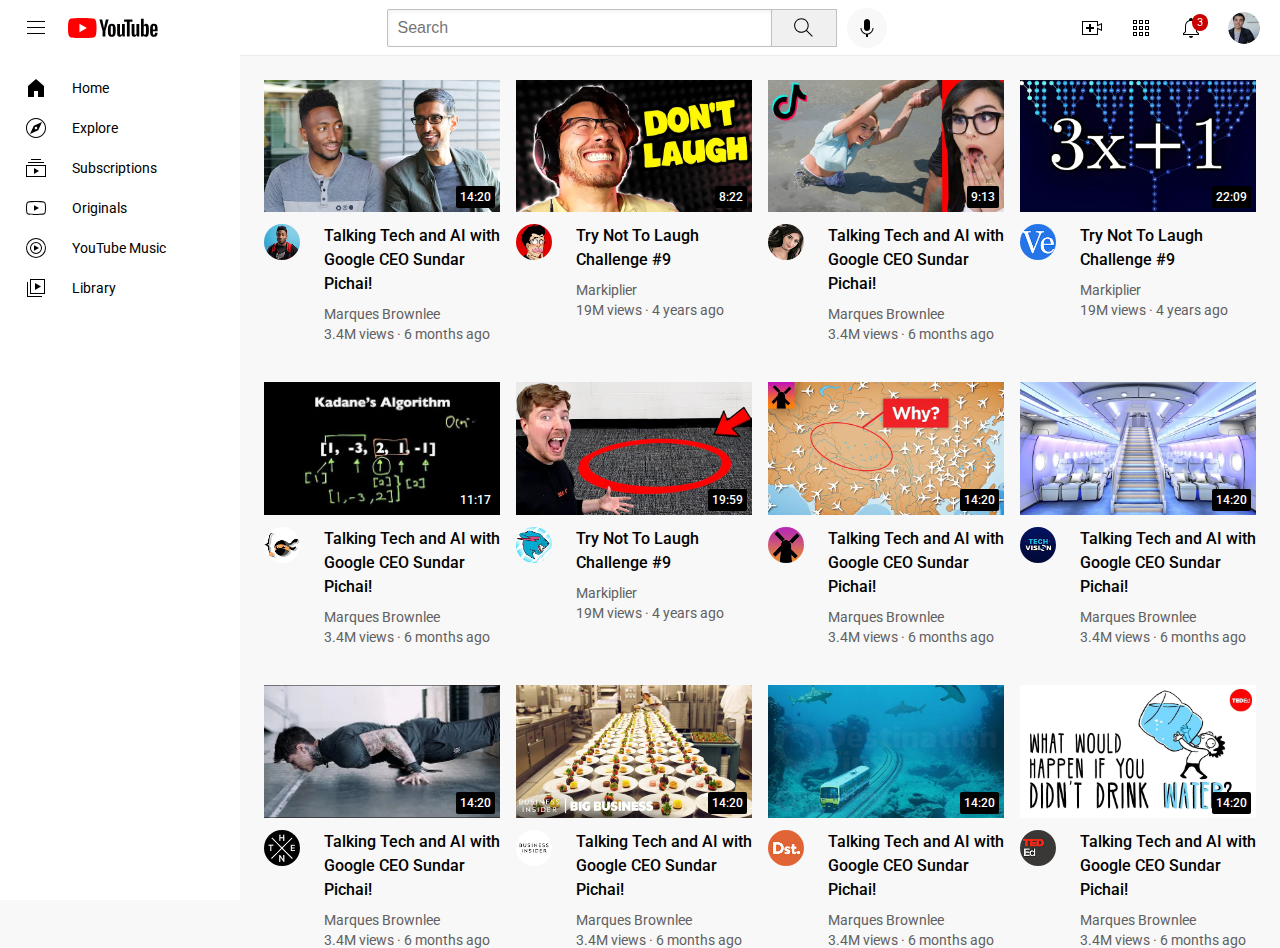
<file: index.html>
<!DOCTYPE html>
<html lang="en">
<head>
  <meta charset="UTF-8" />
  <meta name="viewport" content="width=device-width, initial-scale=1.0"/>
  <title>YouTube.com Clone</title>

  <!-- Google Fonts -->
  <link rel="preconnect" href="https://fonts.googleapis.com">
  <link rel="preconnect" href="https://fonts.gstatic.com" crossorigin>
  <link href="https://fonts.googleapis.com/css2?family=Roboto:wght@400;500;700&display=swap" rel="stylesheet">
  <link rel="stylesheet" href="styles/general.css">
  <link rel="stylesheet" href="styles/header.css">
  <link rel="stylesheet" href="styles/video.css">
  <link rel="stylesheet" href="styles/sidebar.css">
</head>

  <!-- header -->
<body>
  <header class="header">
    <div class="left-section">
      <img class="hamburger-menu" src="icons/hamburger-menu.svg">
      <img class="youtube-logo" src="icons/youtube-logo.svg">
    </div>
    <div class="middle-section">
       <input class="search-bar"
        type="text"
        placeholder="Search"/>
        <button class="search-button">
          <img class="search-icon" src="icons/search.svg">
          <div class="tooltip">Search</div>
        </button>
        <button class="voice-search-button">
          <img class="voice-search-icon" src="icons/voice-search-icon.svg">
          <div class="tooltip">Search with your voice</div>
        </button> 
       
     </div>
    <div class="right-section">
      <div class="upload-icon-container">
      <img class="upload-icon" src="icons/upload.svg">
      <div class="tooltip">Create</div>
      </div>
      <div class="youtube-apps-container">
      <img class="youtube-apps-icon" src="icons/youtube-apps.svg">
      <div class="tooltip">Youtube apps</div>
      </div>
      <div class="notifications-icon-container">
      <div class="notifications-icon-container-2">
      <img class="notifications-icon" src="icons/notifications.svg">
      <div class="tooltip">Notifications</div>
      </div>
      <div class="notifications-count">3</div>
      </div>
      <img class="current-user-picture" src="channel-pictures/my-channel.jpeg">
    </div>
  </header>

  <!-- sidebar -->
    <nav class="sidebar">
      <div class="sidebar-link">
        <img src="icons/home.svg">
        <div>Home</div>
      </div>
      <div class="sidebar-link">
        <img src="icons/explore.svg">
        <div>Explore</div>
      </div>
      <div class="sidebar-link">
        <img src="icons/subscriptions.svg">
        <div>Subscriptions</div>
      </div>
      <div class="sidebar-link">
        <img src="icons/originals.svg">
        <div>Originals</div>
      </div>
      <div class="sidebar-link">
        <img src="icons/youtube-music.svg">
        <div>YouTube Music</div>
      </div>
      <div class="sidebar-link">
        <img src="icons/library.svg">
        <div>Library</div>
      </div>
    </nav>
    <main>
      <section class="video-grid">
    <!-- Video 1 -->
    <div class="video-preview">
      <div class="thumbnail-row">
        <a href="https://www.youtube.com/watch?v=n2RNcPRtAiY">
        <img class="thumbnail" src="thumbnails/thumbnail-1.webp" />
        </a>
        <div class="video-time">14:20</div>
      </div>
      <div class="video-info-grid">
        <div>
          <a href="https://www.youtube.com/c/mkbhd">
          <img class="profile-picture" src="channel-pictures/channel-1.jpeg" />
          </a>
        </div>
        <div>
         <p class="video-title">Talking Tech and AI with Google CEO Sundar Pichai!</p>
          <p class="video-author">Marques Brownlee</p>
          <p class="video-stats">3.4M views &#183; 6 months ago</p>
        </div>
      </div>
    </div>

    <!-- Video 2 -->
    <div class="video-preview">
      <div class="thumbnail-row">
        <a href="https://www.youtube.com/watch?v=mP0RAo9SKZk"> 
        <img class="thumbnail" src="thumbnails/thumbnail-2.webp" />
         </a>
        <div class="video-time">8:22</div>
      </div>
      <div class="video-info-grid">
        <div>
          <a href="https://www.youtube.com/c/markiplier">
          <img class="profile-picture" src="channel-pictures/channel-2.jpeg" />
          </a>
        </div>
        <div>
          <p class="video-title">Try Not To Laugh Challenge #9</p>
          <p class="video-author">Markiplier</p>
          <p class="video-stats">19M views &#183; 4 years ago</p>
        </div>
      </div>
    </div>

    <!-- Video 3 -->
    <div class="video-preview">
      <div class="thumbnail-row">
        <a href="https://www.youtube.com/watch?v=FgjPQQeTh1w">
        <img class="thumbnail" src="./thumbnails/thumbnail-3.webp">
        </a>
        <div class="video-time">9:13</div>
      </div>
      <div class="video-info-grid">
        <div>
          <a href="https://www.youtube.com/user/SSSniperWolf">
          <img class="profile-picture" src="channel-pictures/channel-3.jpeg" />
          </a>
        </div>
        <div>
          <p class="video-title">Talking Tech and AI with Google CEO Sundar Pichai!</p>
          <p class="video-author">Marques Brownlee</p>
          <p class="video-stats">3.4M views &#183; 6 months ago</p>
        </div>
      </div>
    </div>

    <!-- Video 4 -->
    <div class="video-preview">
      <div class="thumbnail-row">
        <a href="https://www.youtube.com/watch?v=094y1Z2wpJg">
        <img class="thumbnail" src="thumbnails/thumbnail-4.webp" />
        </a>
        <div class="video-time">22:09</div>
      </div>
      <div class="video-info-grid">
        <div>
          <a href="https://www.youtube.com/c/veritasium">
          <img class="profile-picture" src="channel-pictures/channel-4.jpeg" />
          </a>
        </div>
        <div>
          <p class="video-title">Try Not To Laugh Challenge #9</p>
          <p class="video-author">Markiplier</p>
          <p class="video-stats">19M views &#183; 4 years ago</p>
        </div>
      </div>
    </div>

    <!-- Video 5 -->
    <div class="video-preview">
      <div class="thumbnail-row">
        <a href="https://www.youtube.com/watch?v=86CQq3pKSUw">
        <img class="thumbnail" src="thumbnails/thumbnail-5.webp" />
        </a>
        <div class="video-time">11:17</div>
      </div>
      <div class="video-info-grid">
        <div>
          <a href="https://www.youtube.com/c/CSDojo">
          <img class="profile-picture" src="channel-pictures/channel-5.jpeg" />
          </a>
        </div>
        <div>
          <p class="video-title">Talking Tech and AI with Google CEO Sundar Pichai!</p>
          <p class="video-author">Marques Brownlee</p>
          <p class="video-stats">3.4M views &#183; 6 months ago</p>
        </div>
      </div>
    </div>

    <!-- Video 6 -->
    <div class="video-preview">
      <div class="thumbnail-row">
        <a href="https://www.youtube.com/watch?v=yXWw0_UfSFg">
        <img class="thumbnail" src="./thumbnails/thumbnail-6.webp">
        </a>
        <div class="video-time">19:59</div>
      </div>
      <div class="video-info-grid">
        <div>
          <a href="https://www.youtube.com/channel/UCX6OQ3DkcsbYNE6H8uQQuVA">
          <img class="profile-picture" src="channel-pictures/channel-6.jpeg" />
          </a>
        </div>
        <div>
          <p class="video-title">Try Not To Laugh Challenge #9</p>
          <p class="video-author">Markiplier</p>
          <p class="video-stats">19M views &#183; 4 years ago</p>
        </div>
      </div>
    </div>

    <!-- Video 7 -->
    <div class="video-preview">
      <div class="thumbnail-row">
        <a href="https://www.youtube.com/watch?v=fNVa1qMbF9Y">
        <img class="thumbnail" src="./thumbnails/thumbnail-7.webp">
        </a>
        <div class="video-time">14:20</div>
      </div>
      <div class="video-info-grid">
        <div>
          <a href="https://www.youtube.com/channel/UCP5tjEmvPItGyLhmjdwP7Ww">
          <img class="profile-picture" src="channel-pictures/channel-7.jpeg" />
          </a>
        </div>
        <div>
         <p class="video-title">Talking Tech and AI with Google CEO Sundar Pichai!</p>
          <p class="video-author">Marques Brownlee</p>
          <p class="video-stats">3.4M views &#183; 6 months ago</p>
        </div>
      </div>
    </div>

    <!-- Video 8 -->
    <div class="video-preview">
      <div class="thumbnail-row">
        <a href="https://www.youtube.com/watch?v=lFm4EM1juls">
        <img class="thumbnail" src="thumbnails/thumbnail-8.webp" />
        </a>
        <div class="video-time">14:20</div>
      </div>
      <div class="video-info-grid">
        <div>
          <a href="https://www.youtube.com/channel/UCHAK6CyegY22Zj2GWrcaIxg">
          <img class="profile-picture" src="channel-pictures/channel-8.jpeg" />
          </a>
        </div>
        <div>
         <p class="video-title">Talking Tech and AI with Google CEO Sundar Pichai!</p>
          <p class="video-author">Marques Brownlee</p>
          <p class="video-stats">3.4M views &#183; 6 months ago</p>
        </div>
      </div>
    </div>

    <!-- Video 9 -->
    <div class="video-preview">
      <div class="thumbnail-row">
        <a href="https://www.youtube.com/watch?v=ixmxOlcrlUc">
        <img class="thumbnail" src="thumbnails/thumbnail-9.webp" />
        </a>
        <div class="video-time">14:20</div>
      </div>
      <div class="video-info-grid">
        <div>
          <a href="https://www.youtube.com/c/OFFICIALTHENXSTUDIOS">
          <img class="profile-picture" src="channel-pictures/channel-9.jpeg" />
          </a>
        </div>
        <div>
         <p class="video-title">Talking Tech and AI with Google CEO Sundar Pichai!</p>
          <p class="video-author">Marques Brownlee</p>
          <p class="video-stats">3.4M views &#183; 6 months ago</p>
        </div>
      </div>
    </div>

    <!-- Video 10 -->
    <div class="video-preview">
      <div class="thumbnail-row">
        <a href="https://www.youtube.com/watch?v=R2vXbFp5C9o">
        <img class="thumbnail" src="thumbnails/thumbnail-10.webp" />
        </a>
        <div class="video-time">14:20</div>
      </div>
      <div class="video-info-grid">
        <div>
          <a href="https://www.youtube.com/user/businessinsider">
          <img class="profile-picture" src="channel-pictures/channel-10.jpeg" />
          </a>
        </div>
        <div>
         <p class="video-title">Talking Tech and AI with Google CEO Sundar Pichai!</p>
          <p class="video-author">Marques Brownlee</p>
          <p class="video-stats">3.4M views &#183; 6 months ago</p>
        </div>
      </div>
    </div>

    <!-- Video 11 -->
    <div class="video-preview">
      <div class="thumbnail-row">
        <a href="https://www.youtube.com/watch?v=0nZuYyXET3s">
        <img class="thumbnail" src="thumbnails/thumbnail-11.webp" />
        </a>
        <div class="video-time">14:20</div>
      </div>
      <div class="video-info-grid">
        <div>
          <a href="https://www.youtube.com/c/Destinationtips">
          <img class="profile-picture" src="channel-pictures/channel-11.jpeg" />
          </a>
        </div>
        <div>
         <p class="video-title">Talking Tech and AI with Google CEO Sundar Pichai!</p>
          <p class="video-author">Marques Brownlee</p>
          <p class="video-stats">3.4M views &#183; 6 months ago</p>
        </div>
      </div>
    </div>

    <!-- Video 12 -->
    <div class="video-preview">
      <div class="thumbnail-row">
        <a href="https://www.youtube.com/watch?v=9iMGFqMmUFs">
        <img class="thumbnail" src="thumbnails/thumbnail-12.webp" />
        </a>
        <div class="video-time">14:20</div>
      </div>
      <div class="video-info-grid">
        <div>
          <a href="https://www.youtube.com/teded">
          <img class="profile-picture" src="channel-pictures/channel-12.jpeg" />
          </a>
        </div>
        <div>
         <p class="video-title">Talking Tech and AI with Google CEO Sundar Pichai!</p>
          <p class="video-author">Marques Brownlee</p>
          <p class="video-stats">3.4M views &#183; 6 months ago</p>
        </div>
      </div>
    </div>
  </section>
</main> 
</body>
</html>
</file>
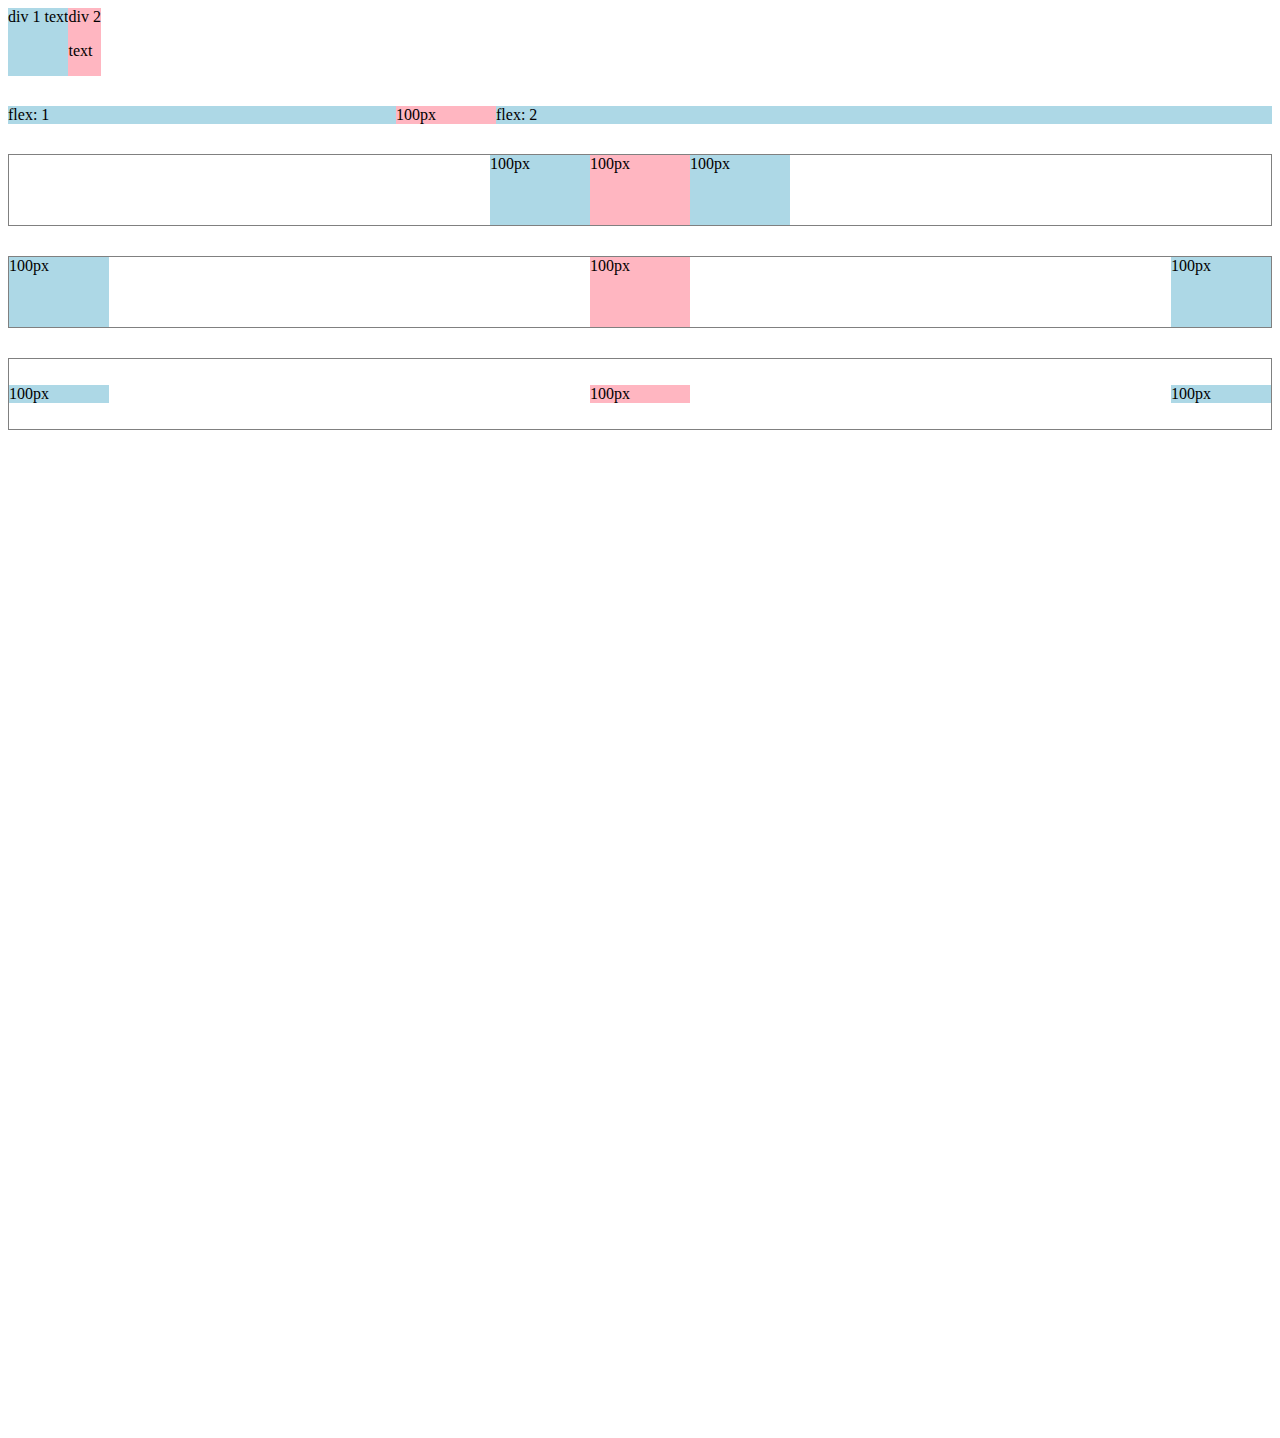
<file: flexbox.html>
<!DOCTYPE html>
<html lang="en">
<head>
  <meta charset="UTF-8">
  <meta name="viewport" content="width=device-width, initial-scale=1.0">
  <title>Flexbox Practice</title>
</head>
<body style="padding-bottom: 1000px;">
  <!-- flexbox1 -->
  <div style="
    display: flex;
    flex-direction: row;
  ">
    <div style="background-color:
    lightblue;">div 1 text</div>
    <div style="background-color:
    lightpink;">div 2 <p>text</p></div>
  </div>

 <!-- flexbox2 -->
    <div style="
      margin-top: 30px;
      display: flex;
      flex-direction: row;
    ">
      <div style="
        background-color: lightblue;
        flex: 1;
      ">flex: 1</div>
      <div style="
        background-color: lightpink;
        width: 100px;
      ">100px</div>
      <div style="
        background-color: lightblue;
        flex: 2;
      ">flex: 2</div>
    </div>

    <!-- flexbox3 -->
    <div style="
      margin-top: 30px;
      height: 70px;
      border-width: 1px;
      border-style: solid;
      border-color: gray;
      display: flex;
      flex-direction: row;
      justify-content: center;
    ">
      <div style="
        background-color: lightblue;
        width: 100px;
      ">100px</div>
      <div style="
        background-color: lightpink;
        width: 100px;
      ">100px</div>
      <div style="
        background-color: lightblue;
        width: 100px;
      ">100px</div>
    </div>

    <!-- flexobox4 -->
     <div style="
      margin-top: 30px;
      height: 70px;
      border-width: 1px;
      border-style: solid;
      border-color: gray;
      display: flex;
      flex-direction: row;
      justify-content: space-between;
    ">
       <div style="
         background-color: lightblue;
         width: 100px;
       ">100px</div>
       <div style="
         background-color: lightpink;
         width: 100px;
       ">100px</div>
       <div style="
         background-color: lightblue;
         width: 100px;
       ">100px</div>
     </div>

     <!-- flexbox5 -->
     <div style="
      margin-top: 30px;
      height: 70px;
      border-width: 1px;
      border-style: solid;
      border-color: gray;
      display: flex;
      flex-direction: row;
      justify-content: space-between;
      align-items: center;
    ">
       <div style="
         background-color: lightblue;
         width: 100px;
       ">100px</div>
       <div style="
         background-color: lightpink;
         width: 100px;
       ">100px</div>
       <div style="
         background-color: lightblue;
         width: 100px;
       ">100px</div>
     </div>
</body>
</html>
</file>
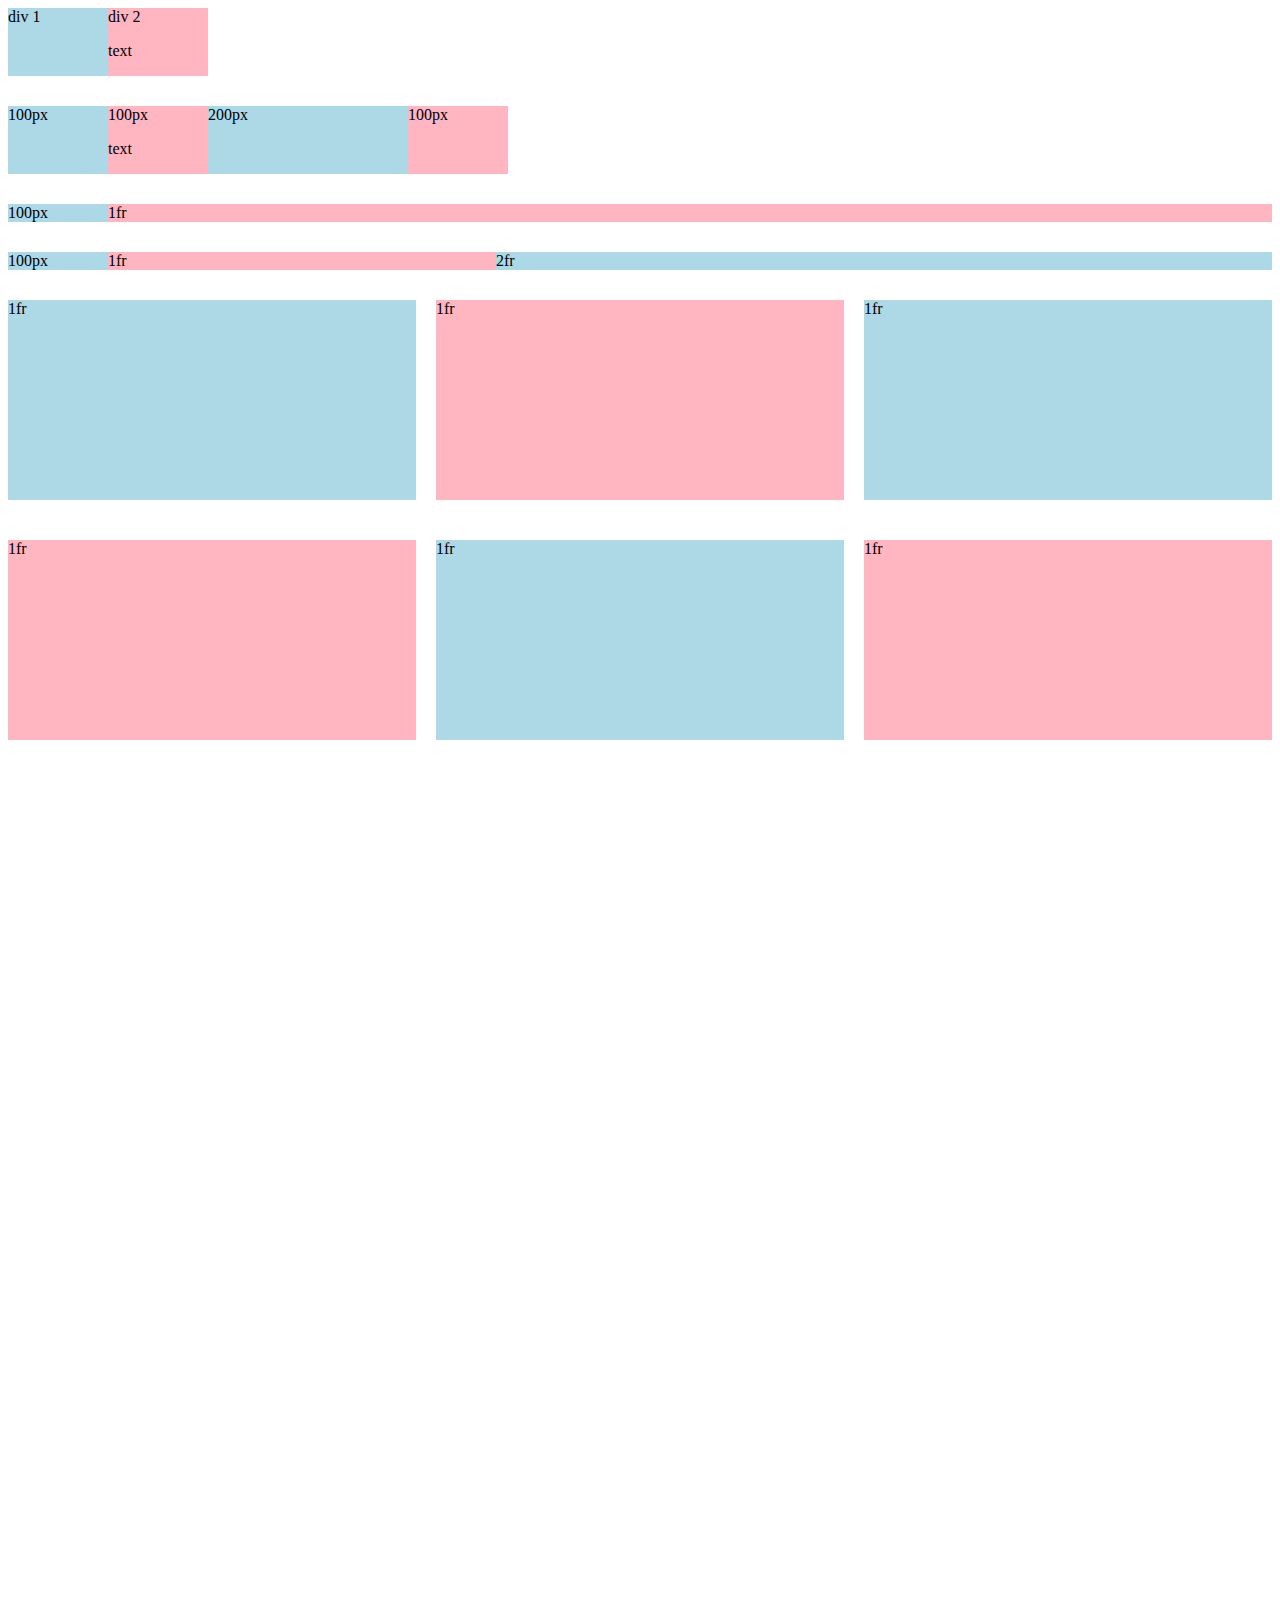
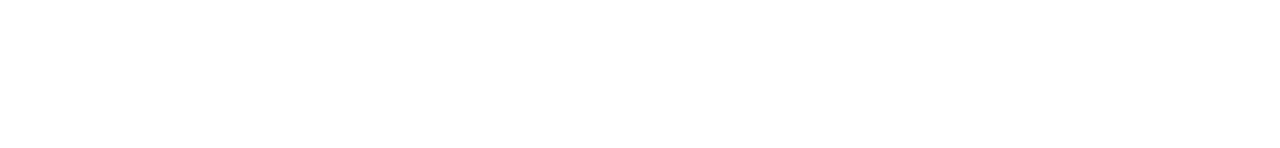
<file: grid.html>
<!DOCTYPE html>
<html lang="en">
<head>
  <meta charset="UTF-8">
  <meta name="viewport" content="width=device-width, initial-scale=1.0">
  <title>Grid Pracitce</title>
</head>
<body style="padding-bottom: 1000px;">
  <div style="
    display: grid;
    grid-template-columns: 100px 100px;
    ">
    <div style="background-color: lightblue;">
      div 1
    </div>
    <div style="background-color: lightpink;">
      div 2<p>text</p>
    </div>

      <div style="
    margin-top: 30px;
    display: grid;
    grid-template-columns: 100px 100px 200px 100px;
    ">
    <div style="background-color: lightblue;">
      100px</div>
    <div style="background-color: lightpink;">
      100px<p>text</p></div>
    <div style="background-color: lightblue;">
      200px</div>
    <div style="background-color: lightpink;">
      100px</div>
    </div>
  </div>

    <div style="
      margin-top: 30px;
      display: grid;
      grid-template-columns: 100px 1fr ;
      ">
      <div style="background-color: lightblue;">
        100px</div>
      <div style="background-color: lightpink;">
        1fr</div>
    </div>

    <div style="
      margin-top: 30px;
      display: grid;
      grid-template-columns: 100px 1fr 2fr;
      ">
      <div style="background-color: lightblue;">
        100px</div>
      <div style="background-color: lightpink;">
        1fr</div>
      <div style="background-color: lightblue;">
        2fr</div>
    </div>

      <div style="
        margin-top: 30px;
        display: grid;
        grid-template-columns: 1fr 1fr 1fr;
        column-gap: 20px;
        row-gap: 40px;
        ">
        <div style="background-color: lightblue; height: 200px;">
          1fr</div>
        <div style="background-color: lightpink; height: 200px;">
          1fr</div>
        <div style="background-color: lightblue; height: 200px;">
          1fr</div>
        <div style="background-color: lightpink; height: 200px;">
          1fr</div>
        <div style="background-color: lightblue; height: 200px;">
          1fr</div>
        <div style="background-color: lightpink; height: 200px;">
          1fr</div>
      </div>
</body>
</body>
</html>
</file>
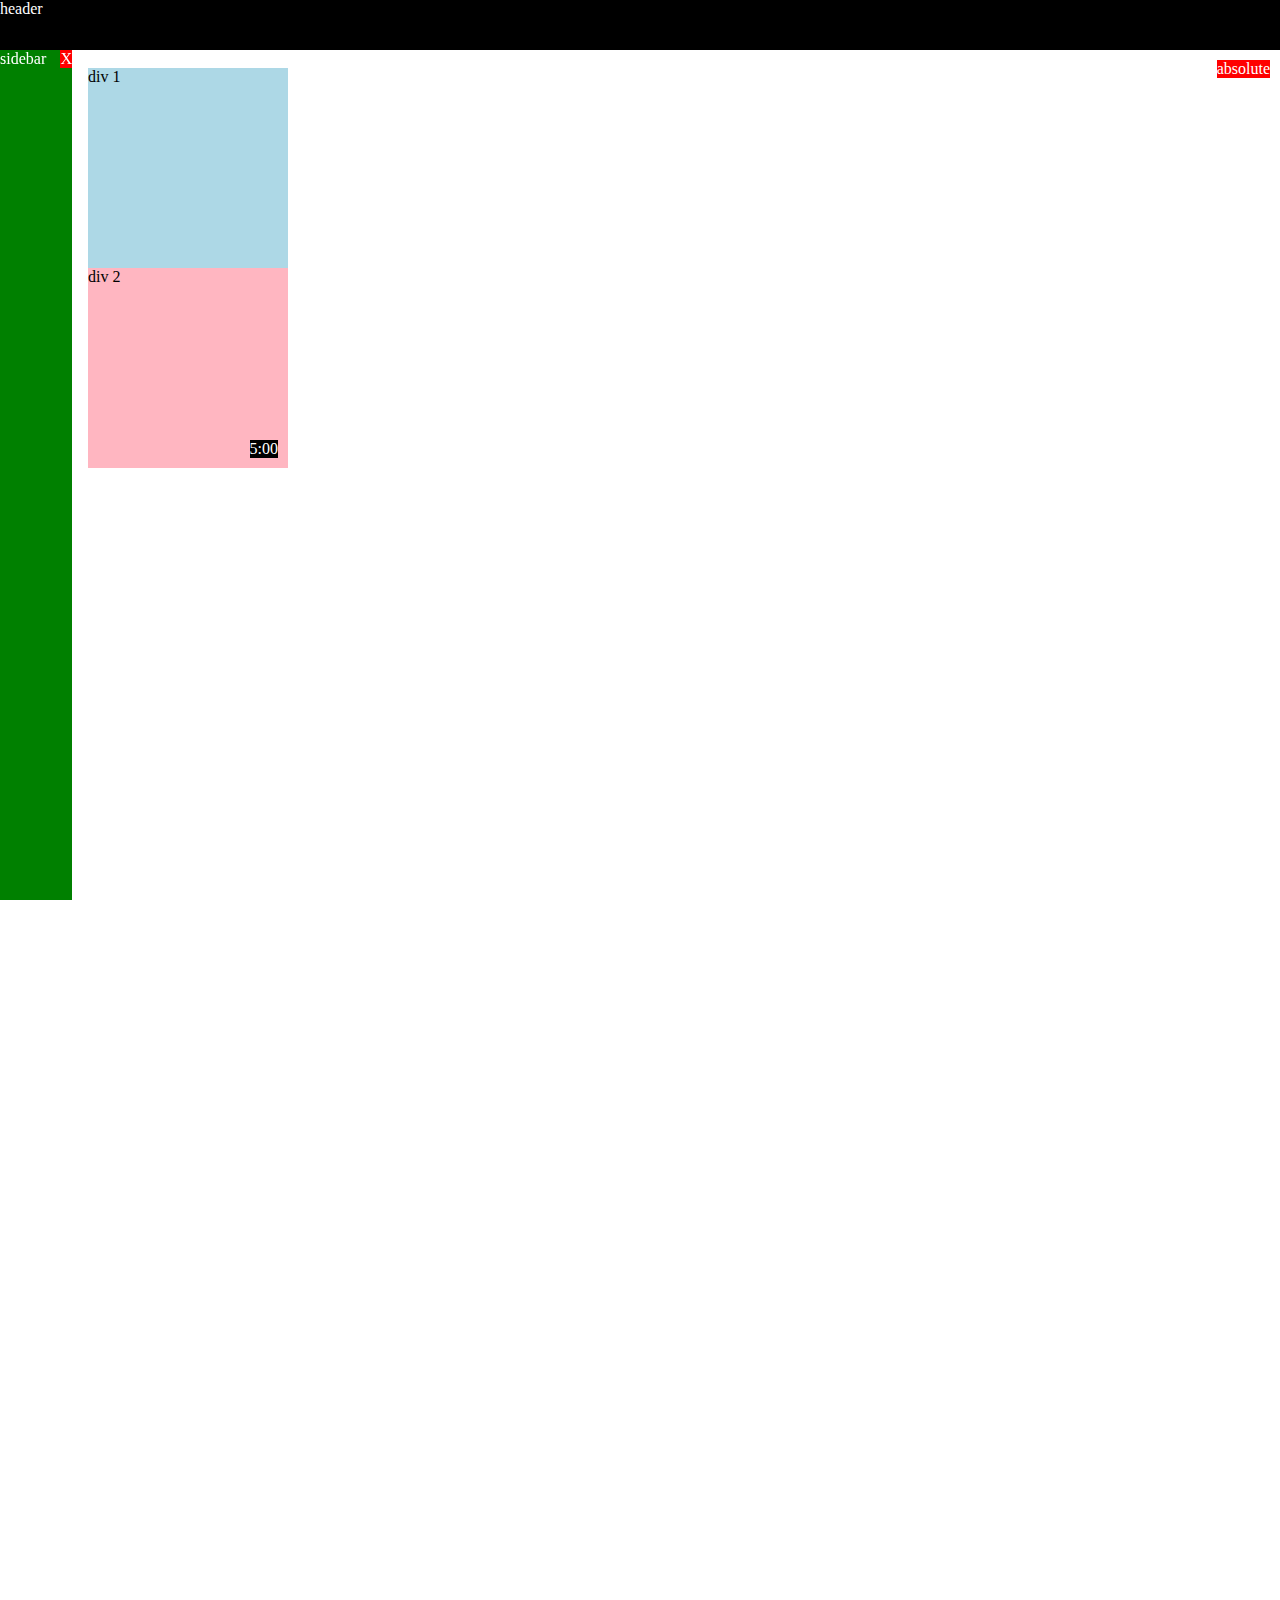
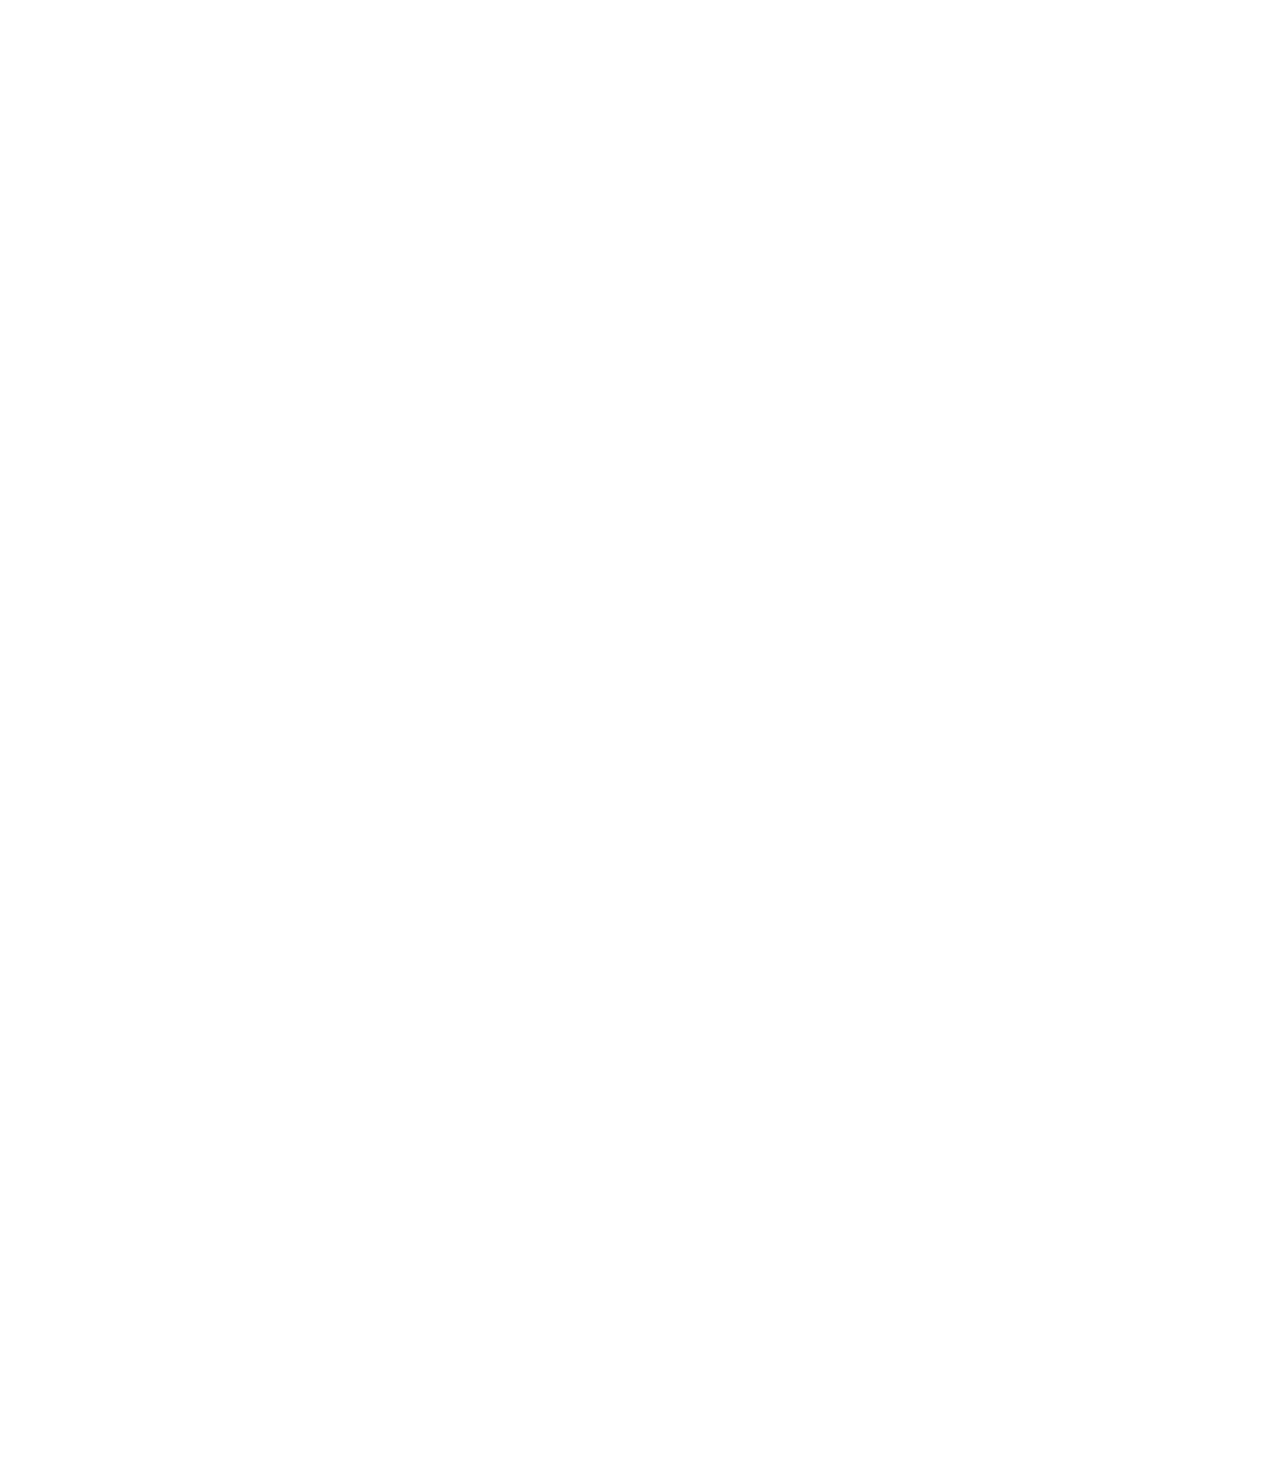
<file: position.html>
<!DOCTYPE html>
<html lang="en">
<head>
  <meta charset="UTF-8">
  <meta name="viewport" content="width=device-width, initial-scale=1.0">
  <title>Position</title>
</head>
<body style="
  height: 3000px;
  padding-top: 60px;
  padding-left: 80px;
">
  <div style="
  background-color: black;
  color: white;
  position: fixed;
  top: 0px;
  left: 0px;
  right: 0px;
  height: 50px;
  z-index: 100;
  ">header</div>

  <div style="
   background-color: green;
   color: white;
   position: fixed;
   left: 0;
   bottom: 0;
   top: 50px;
   width: 72px;
  ">
    sidebar
    <div style="
    position: absolute;
    background-color: red;
    color: white;
    top: 0;
    right: 0;
  ">
    X
  </div>
  </div>

  <div style="
    position: absolute;
    background-color: red;
    color: white;
    top: 60px;
    right: 10px;
  ">
    absolute
  </div>

  <div style="
  background-color: lightblue;
  height: 200px;
  width: 200px;
  position: static;
  ">div 1</div>
  <div style="
  background-color: lightpink;
  height: 200px;
  width: 200px;
  position: relative;
  ">
  div 2
  <div style="
    position: absolute;
    background-color: black;
    color: white;
    bottom: 10px;
    right: 10px;
  ">
    5:00
  </div>
</div>
</body>
</html>
</file>
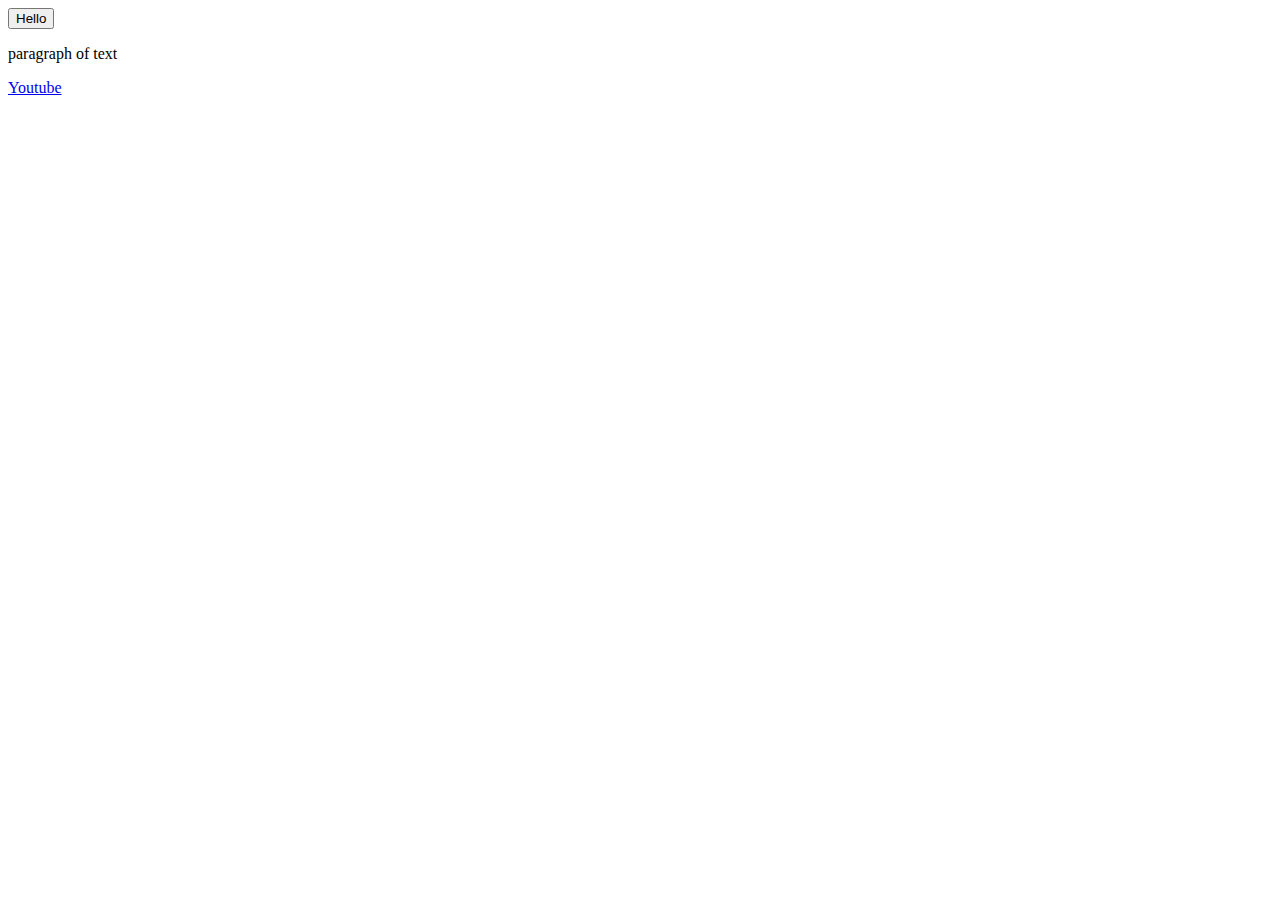
<file: intro-to-html/website.html>
<!DOCTYPE html>
<html lang="en">
<head>
  <meta charset="UTF-8">
  <meta name="viewport" content="width=device-width, initial-scale=1.0">
  <title>First website</title>
</head>
<body>
<button>Hello</button>
<p>paragraph of text</p>
<a href="https://www.youtube.com/" target="_blank">Youtube</a>
</body>
</html>
</file>
<file: styles/general.css>
p {
  margin: 0;
}
body {
  margin: 0;
  padding-top: 80px;
  padding-left: 96px;
  padding-right: 24px;
  background-color: rgb(248, 248 , 248);
  font-family: Roboto, Arial;
}
</file>
<file: styles/header.css>
.header {
  height: 55px;
  display: flex;
  flex-direction: row;
  justify-content: space-between;
  position: fixed;
  top: 0;
  left: 0;
  right: 0;
  background-color: white;
  box-shadow: 0px 1px 0px rgb(235, 235, 235);
  z-index: 100;
}

.left-section {
  display: flex;
  align-items: center;
}

.hamburger-menu {
  height: 24px;
  margin-left: 24px;
  margin-right: 20px;
}

.youtube-logo {
  height: 20px;
}

.middle-section {
  flex: 1;
  margin-left: 70px;
  margin-right: 35px;
  max-width: 500px;
  display: flex;
  align-items: center;
}

.search-bar {
  flex: 1;
  height: 34px;
  padding-left: 10px;
  font-size: 16px;
  border: 1px solid rgb(192, 192, 192);
  border-radius: 2px;
  box-shadow: inset 1px 2px 5px rgba(0, 0, 0, 0.05);
  width: 0;
}

.search-bar::placeholder {
  font-size: 16px;
}

.search-button {
  height: 38px;
  width: 66px;
  background-color: rgb(240, 240, 240);
  border-width: 1px;
  border-style: solid;
  border-color: rgb(192, 192, 192);
  margin-left: -1px;
  margin-right: 10px;
}

.search-button, 
.voice-search-button,
.upload-icon-container,
.youtube-apps-container,
.notifications-icon-container-2 {
  position: relative;
  display: flex;
  justify-content: center;
  align-items: center;
}

.search-button .tooltip,
.voice-search-button .tooltip,
.upload-icon-container .tooltip,
.youtube-apps-container .tooltip,
.notifications-icon-container-2 .tooltip {
  position: absolute;
  background-color: gray;
  color: white;
  padding-top: 4px;
  padding-bottom: 4px;
  padding-left: 8px;
  padding-right: 8px;
  border-radius: 2px;
  font-size: 12px;
  bottom: -30px;
  opacity: 0;
  transition: opacity 0.15s;
  pointer-events: none;
  white-space: nowrap;
}

.search-button:hover .tooltip,
.voice-search-button:hover .tooltip,
.upload-icon-container:hover .tooltip,
.youtube-apps-container:hover .tooltip,
.notifications-icon-container-2:hover .tooltip {
  opacity: 1;
}

.search-icon {
  height: 25px;
}

.voice-search-button {
  height: 40px;
  width: 40px;
  border-radius: 20px;
  border: none;
  background-color: rgb(248, 248, 248);
}

.voice-search-icon {
  height: 24px; 
}

.right-section {
  width: 180px;
  margin-right: 20px;
  display: flex;
  align-items: center;
  justify-content: space-between;
  flex-shrink: 0;
}

.upload-icon {
  height: 24px;
}

.youtube-apps-icon {
  height: 24px;
}

.notifications-icon {
  height: 24px;
}

.notifications-icon-container {
  position: relative;
}

.notifications-count{
  position: absolute;
  top: -2px;
  right: -5px;
  background-color: rgb(200, 0, 0);
  color: white;
  font-size: 11px;
  padding-left: 5px;
  padding-right: 5px;
  padding-top: 2px;
  padding-bottom: 2px;
  border-radius: 10px;
}

.current-user-picture {
  height: 32px;
  border-radius: 16px;  
}
</file>
<file: styles/video.css>
.thumbnail {
      width: 100%;
    }

    .video-title {
      font-size: 14px;
      font-weight: 500;
      line-height: 20px;
      margin-bottom: 10px;
    }

    .profile-picture {
      width: 36px;
      border-radius: 50%;
    }

    .thumbnail-row {
      margin-bottom: 8px;
      position: relative;
    }

    .video-author,
    .video-stats {
      font-size: 12px;
      color: rgb(96, 96, 96);
    }

    .video-author {
      margin-bottom: 4px;
    }

    .video-info-grid {
      display: grid;
      grid-template-columns: 50px 1fr;
      column-gap: 10px;
    }

    .video-grid {
      display: grid;
      grid-template-columns: 1fr 1fr 1fr;
      column-gap: 16px;
      row-gap: 40px;
    }

    @media (max-width: 750px) {
      .video-grid {
        grid-template-columns: 1fr 1fr;
      }
    }

    @media (min-width: 751px) and (max-width: 999px) {
      .video-grid {
        grid-template-columns: 1fr 1fr 1fr;
      }
    }

    @media (min-width: 1000px) {
      .video-grid {
        grid-template-columns: 1fr 1fr 1fr 1fr;
      }
    }

    @media (min-width: 1000px) {
      .video-title {
        font-size: 16px;
        line-height: 24px;
      }
    }

    @media (min-width: 1000px) {
      .video-author,
      .video-stats {
        font-size: 14px;
      }
    }
    
    .video-time {
      background-color: black;
      color: white;
      position: absolute;
      bottom: 8px;
      right: 5px;
      font-size: 12px;
      font-weight: 500;
      padding: 4px;
      border-radius: 2px;
    }

    @media (max-width: 1200px) {
      .video-title {
        font-size: 13px;
        line-height: 18px;
      }

      .video-author,
      .video-stats {
        font-size: 11px;
      }
    }

    @media (max-width: 600px) {
      .video-title {
        font-size: 12px;
        line-height: 16px;
      }

      .video-author,
      .video-stats {
        font-size: 10px;
      }
    }
</file>
<file: styles/sidebar.css>
@media (min-width: 1200.1px) {
  body {
    margin-left: 168px;
  }
}

@media (max-width: 1200px) {
  .sidebar {
    position: fixed;
    left: 0;
    bottom: 0;
    top: 55px;
    background-color: white;
    width: 72px;
    z-index: 200;
    padding-top: 5px;
  }

  .sidebar-link {
    height: 74px;
    display: flex;
    justify-content: center;
    align-items: center;
    flex-direction: column;
    cursor: pointer;
  }

  .sidebar-link:hover {
    background-color: rgb(235, 235, 235);
  }

  .sidebar-link img {
    height: 24px;
    margin-bottom: 4px;
  }

  .sidebar-link div {
    font-family: Roboto, Arial;
    font-size: 10px;
  }
}

@media (min-width: 1200.1px) {
  .sidebar {
    position: fixed;
    left: 0;
    bottom: 0;
    top: 55px;
    background-color: white;
    width: 240px;
    z-index: 200;
    padding-top: 13px;
  }

  .sidebar-link {
    display: flex;
    align-items: center;
    cursor: pointer;
    padding: 8px 24px;
  }

  .sidebar-link:hover {
    background-color: rgb(235, 235, 235);
  }

  .sidebar-link img {
    height: 24px;
    margin-right: 24px;
  }

  .sidebar-link div {
    font-family: Roboto, Arial;
    font-size: 14px;
  }
}
</file>
